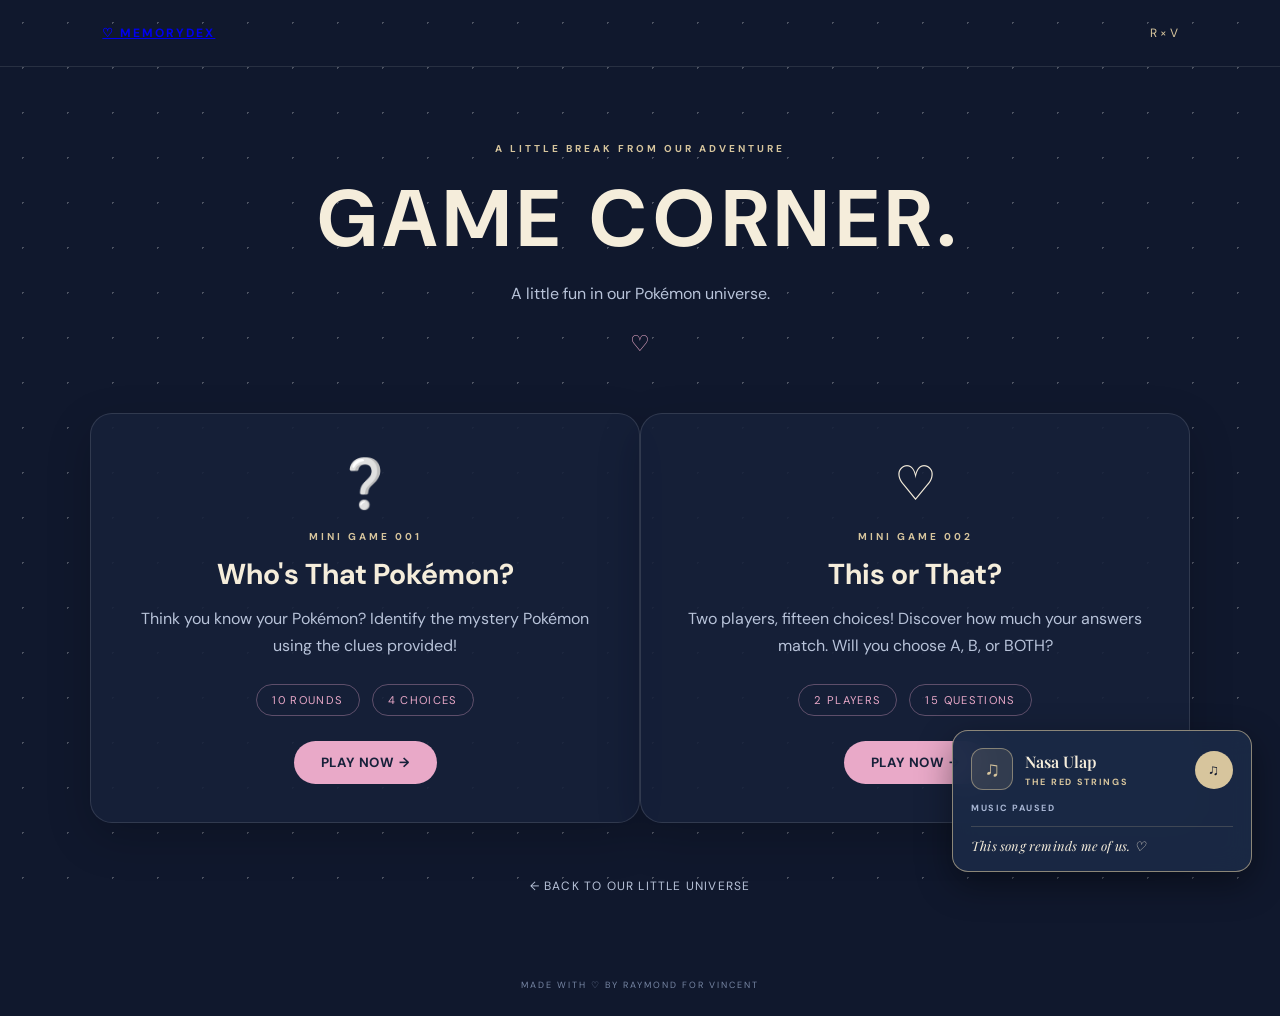
<file: game-corner.html>
<!DOCTYPE html>
<html lang="en">
<head>
  <meta charset="UTF-8">
  <meta name="viewport" content="width=device-width, initial-scale=1.0">
  <meta name="theme-color" content="#10182D">

  <title>Game Corner | Our Little Universe</title>

  <link rel="stylesheet" href="style.css">
  <link rel="stylesheet" href="game-corner.css">
</head>

<body>

  <div class="stars"></div>

  <header class="topbar">
    <a href="index.html" class="logo">♡ MEMORYDEX</a>
    <div class="top-label">R × V</div>
  </header>

  <main class="game-page">

    <section class="game-heading">
      <p class="eyebrow">A LITTLE BREAK FROM OUR ADVENTURE</p>
      <h1>GAME CORNER.</h1>
      <p class="game-subtitle">
        A little fun in our Pokémon universe.
      </p>
      <div class="game-divider">♡</div>
    </section>

    <!-- GAME SELECTION MENU -->
    <section class="game-menu">

      <!-- GAME 001 -->
      <div class="game-menu-card">
        <span class="game-icon">❔</span>
        <p class="eyebrow">MINI GAME 001</p>
        <h2>Who's That Pokémon?</h2>

        <p>
          Think you know your Pokémon?
          Identify the mystery Pokémon using the clues provided!
        </p>

        <div class="game-info">
          <span>10 ROUNDS</span>
          <span>4 CHOICES</span>
        </div>

        <button id="start-game" class="game-button">
          PLAY NOW →
        </button>
      </div>

      <!-- GAME 002 -->
      <div class="game-menu-card">
        <span class="game-icon">♡</span>
        <p class="eyebrow">MINI GAME 002</p>
        <h2>This or That?</h2>

        <p>
          Two players, fifteen choices!
          Discover how much your answers match.
          Will you choose A, B, or BOTH?
        </p>

        <div class="game-info">
          <span>2 PLAYERS</span>
          <span>15 QUESTIONS</span>
        </div>

        <button
          class="game-button"
          onclick="window.location.href='this-or-that.html'"
        >
          PLAY NOW →
        </button>
      </div>

    </section>

    <!-- WHO'S THAT POKÉMON QUIZ -->
    <section id="quiz-section" class="quiz-section hidden">

      <div class="quiz-top">
        <span id="question-number">QUESTION 1 / 10</span>
        <span id="score-display">SCORE: 0</span>
      </div>

      <div class="quiz-progress">
        <div id="progress-fill"></div>
      </div>

      <div class="quiz-card">
        <p class="eyebrow">WHO'S THAT POKÉMON?</p>

        <div class="mystery-stage">
          <div id="pokemon-silhouette" class="pokemon-silhouette">
            ?
          </div>
        </div>

        <p id="quiz-instruction">
          Can you identify the mystery Pokémon?
        </p>

        <div id="answer-options" class="answer-options"></div>

        <p id="answer-feedback" aria-live="polite"></p>

        <button id="next-question" class="game-button hidden">
          NEXT QUESTION →
        </button>
      </div>

    </section>

    <!-- QUIZ RESULTS -->
    <section id="result-section" class="result-section hidden">

      <div class="result-card">
        <p class="eyebrow">QUIZ COMPLETE</p>
        <div class="result-icon">🏆</div>
        <h2>Well Played!</h2>
        <p>Your final score:</p>

        <div id="final-score" class="final-score">
          0 / 10
        </div>

        <p id="result-message"></p>

        <button id="play-again" class="game-button">
          PLAY AGAIN ↻
        </button>
      </div>

    </section>

    <a href="index.html" class="return-link">
      ← BACK TO OUR LITTLE UNIVERSE
    </a>

  </main>

  <footer class="site-footer">
    MADE WITH ♡ BY RAYMOND FOR VINCENT
  </footer>

  <!-- BACKGROUND MUSIC -->
  <audio
    id="memorydex-audio"
    src="memorydex-music.mp3"
    loop
    preload="auto"
  ></audio>

  <!-- MUSIC PLAYER -->
  <div id="music-player" class="music-player hidden">
    <div class="music-player-info">
      <span class="music-icon">♫</span>

      <div class="music-details">
        <p class="music-title">Nasa Ulap</p>
        <p class="music-artist">THE RED STRINGS</p>
      </div>
    </div>

    <button
      id="music-toggle"
      type="button"
      aria-label="Play background music"
      title="Play or pause music"
    >
      ♫
    </button>

    <span id="music-status">MUSIC PAUSED</span>

    <p class="music-message">
      This song reminds me of us. ♡
    </p>
  </div>

  <script src="game-corner.js"></script>

  <!-- MUSIC PLAYBACK MEMORY -->
  <script>
    const music = document.getElementById("memorydex-audio");
    const musicPlayer = document.getElementById("music-player");
    const musicToggle = document.getElementById("music-toggle");
    const musicStatus = document.getElementById("music-status");

    const MUSIC_TIME_KEY = "memorydexMusicTime";
    const MUSIC_PLAYING_KEY = "memorydexMusicPlaying";

    function updateMusicButton() {
      if (music.paused) {
        musicToggle.textContent = "♫";
        musicToggle.setAttribute("aria-label", "Play background music");
        musicStatus.textContent = "MUSIC PAUSED";
      } else {
        musicToggle.textContent = "Ⅱ";
        musicToggle.setAttribute("aria-label", "Pause background music");
        musicStatus.textContent = "NOW PLAYING";
      }
    }

    music.addEventListener("loadedmetadata", async function () {
      const savedTime = Number(sessionStorage.getItem(MUSIC_TIME_KEY) || 0);

      if (
        Number.isFinite(savedTime) &&
        savedTime >= 0 &&
        savedTime < music.duration
      ) {
        music.currentTime = savedTime;
      }

      musicPlayer.classList.remove("hidden");

      if (sessionStorage.getItem(MUSIC_PLAYING_KEY) === "true") {
        try {
          await music.play();
        } catch (error) {
          musicStatus.textContent = "TAP TO CONTINUE";
        }
      }

      updateMusicButton();
    });

    music.addEventListener("timeupdate", function () {
      sessionStorage.setItem(MUSIC_TIME_KEY, String(music.currentTime));
    });

    music.addEventListener("play", function () {
      sessionStorage.setItem(MUSIC_PLAYING_KEY, "true");
      updateMusicButton();
    });

    music.addEventListener("pause", function () {
      sessionStorage.setItem(MUSIC_PLAYING_KEY, "false");
      updateMusicButton();
    });

    musicToggle.addEventListener("click", async function () {
      if (music.paused) {
        try {
          await music.play();
        } catch (error) {
          musicStatus.textContent = "TAP TO PLAY";
        }
      } else {
        music.pause();
      }
    });

    window.addEventListener("pagehide", function () {
      sessionStorage.setItem(MUSIC_TIME_KEY, String(music.currentTime));
      sessionStorage.setItem(
        MUSIC_PLAYING_KEY,
        String(!music.paused)
      );
    });
  </script>

</body>
</html>
</file>
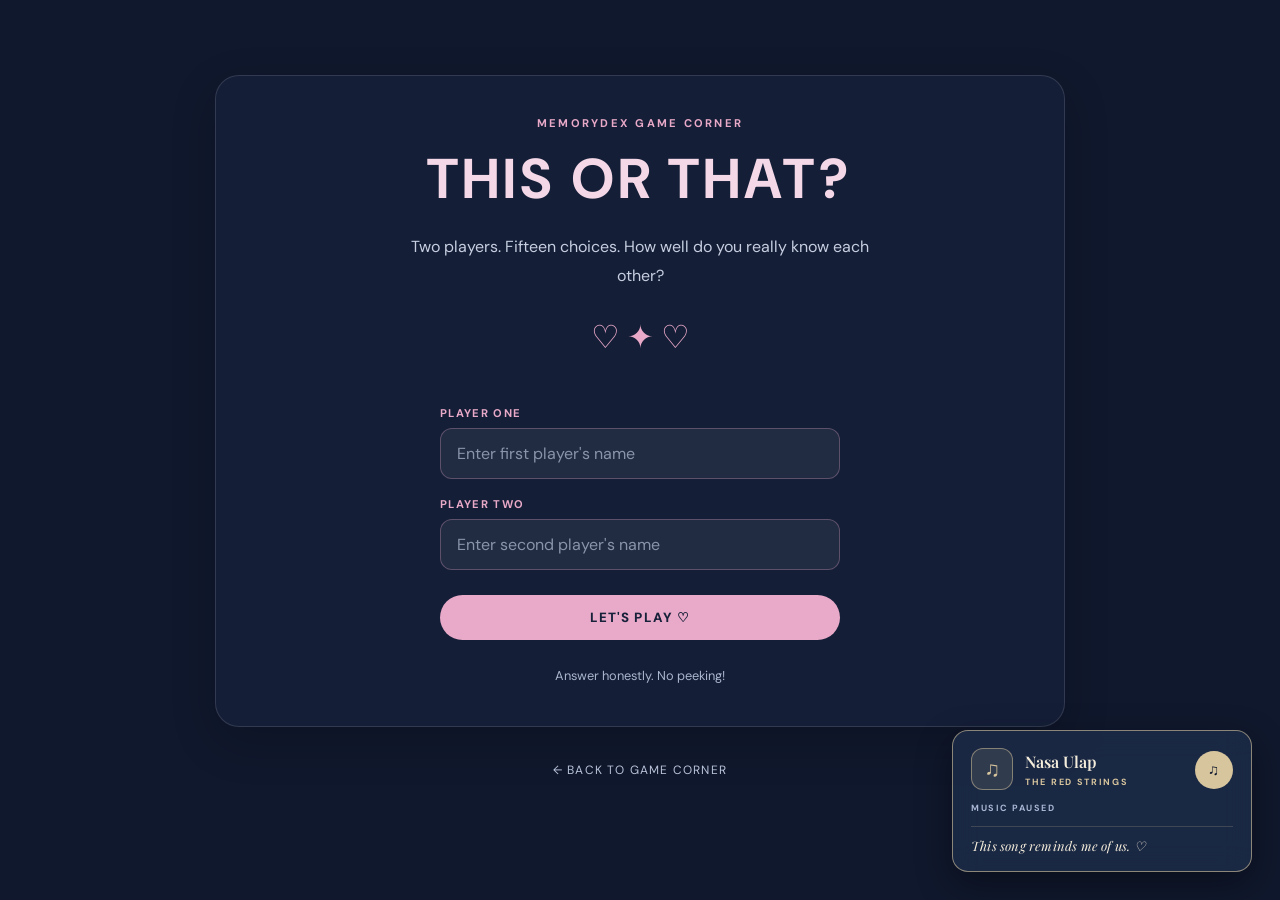
<file: this-or-that.html>
<!DOCTYPE html>
<html lang="en">
<head>
  <meta charset="UTF-8">
  <meta name="viewport" content="width=device-width, initial-scale=1.0">
  <meta name="theme-color" content="#10182D">

  <title>This or That? | Memorydex</title>

  <link rel="stylesheet" href="style.css">
  <link rel="stylesheet" href="this-or-that.css">
</head>

<body>

  <main class="game-page">

    <!-- GAME INTRO -->
    <section id="intro-screen" class="game-screen">

      <p class="eyebrow">MEMORYDEX GAME CORNER</p>

      <h1>THIS OR THAT?</h1>

      <p class="game-description">
        Two players. Fifteen choices.
        How well do you really know each other?
      </p>

      <div class="game-decoration">♡ ✦ ♡</div>

      <div class="player-form">

        <label for="player-one">PLAYER ONE</label>
        <input
          type="text"
          id="player-one"
          placeholder="Enter first player's name"
          maxlength="20"
        >

        <label for="player-two">PLAYER TWO</label>
        <input
          type="text"
          id="player-two"
          placeholder="Enter second player's name"
          maxlength="20"
        >

        <button id="start-game" class="game-button">
          LET'S PLAY ♡
        </button>

      </div>

      <p class="game-note">
        Answer honestly. No peeking!
      </p>

    </section>


    <!-- QUESTION SCREEN -->
    <section id="question-screen" class="game-screen hidden">

      <div class="question-header">

        <p id="current-player">PLAYER ONE'S TURN</p>

        <p id="question-counter">QUESTION 1 OF 15</p>

      </div>

      <div class="question-progress">
        <div id="question-progress-fill"></div>
      </div>

      <div class="question-card">

        <p class="question-category" id="question-category">
          CATEGORY
        </p>

        <h2 id="question-text">
          Your question goes here
        </h2>

        <div class="choice-container">

          <button class="choice-button" id="choice-a">
            OPTION A
          </button>

          <div class="choice-divider">OR</div>

          <button class="choice-button" id="choice-b">
            OPTION B
          </button>

          <div class="choice-divider">OR</div>

          <button class="choice-button" id="choice-both">
            BOTH! ♡
          </button>

        </div>

      </div>

      <p class="game-note">
        Choose only one!
      </p>

    </section>


    <!-- PASS THE PHONE SCREEN -->
    <section id="pass-screen" class="game-screen hidden">

      <div class="pass-decoration">📱 ♡</div>

      <p class="eyebrow">SWITCH PLAYERS</p>

      <h2>Pass the phone!</h2>

      <p id="pass-message">
        Give the device to Player Two.
      </p>

      <p class="game-note">
        Make sure the next player cannot see the previous answers.
      </p>

      <button id="continue-game" class="game-button">
        I'M READY ♡
      </button>

    </section>


    <!-- RESULTS SCREEN -->
    <section id="result-screen" class="game-screen hidden">

      <p class="eyebrow">YOUR RESULTS</p>

      <h1>HOW WELL DO WE MATCH?</h1>

      <div id="match-score">0%</div>

      <p id="match-message"></p>

      <div id="answer-comparison"></div>

      <button id="play-again" class="game-button">
        PLAY AGAIN ♡
      </button>

    </section>


    <!-- RETURN TO GAME CORNER -->
    <a href="game-corner.html" class="return-link">
      ← BACK TO GAME CORNER
    </a>

  </main>

  <!-- BACKGROUND MUSIC -->
  <audio
    id="memorydex-audio"
    src="memorydex-music.mp3"
    loop
    preload="auto"
  ></audio>

  <!-- MUSIC PLAYER -->
  <div id="music-player" class="music-player hidden">

    <div class="music-player-info">
      <span class="music-icon">♫</span>

      <div class="music-details">
        <p class="music-title">Nasa Ulap</p>
        <p class="music-artist">THE RED STRINGS</p>
      </div>
    </div>

    <button
      id="music-toggle"
      type="button"
      aria-label="Play background music"
      title="Play or pause music"
    >
      ♫
    </button>

    <span id="music-status">MUSIC PAUSED</span>

    <p class="music-message">
      This song reminds me of us. ♡
    </p>

  </div>

  <script src="this-or-that.js"></script>

  <!-- MUSIC PLAYBACK MEMORY -->
  <script>
    const music = document.getElementById("memorydex-audio");
    const musicPlayer = document.getElementById("music-player");
    const musicToggle = document.getElementById("music-toggle");
    const musicStatus = document.getElementById("music-status");

    const MUSIC_TIME_KEY = "memorydexMusicTime";
    const MUSIC_PLAYING_KEY = "memorydexMusicPlaying";

    function updateMusicButton() {
      if (music.paused) {
        musicToggle.textContent = "♫";
        musicToggle.setAttribute("aria-label", "Play background music");
        musicStatus.textContent = "MUSIC PAUSED";
      } else {
        musicToggle.textContent = "Ⅱ";
        musicToggle.setAttribute("aria-label", "Pause background music");
        musicStatus.textContent = "NOW PLAYING";
      }
    }

    music.addEventListener("loadedmetadata", async function () {
      const savedTime = Number(sessionStorage.getItem(MUSIC_TIME_KEY) || 0);

      if (
        Number.isFinite(savedTime) &&
        savedTime >= 0 &&
        savedTime < music.duration
      ) {
        music.currentTime = savedTime;
      }

      musicPlayer.classList.remove("hidden");

      if (sessionStorage.getItem(MUSIC_PLAYING_KEY) === "true") {
        try {
          await music.play();
        } catch (error) {
          musicStatus.textContent = "TAP TO CONTINUE";
        }
      }

      updateMusicButton();
    });

    music.addEventListener("timeupdate", function () {
      sessionStorage.setItem(MUSIC_TIME_KEY, String(music.currentTime));
    });

    music.addEventListener("play", function () {
      sessionStorage.setItem(MUSIC_PLAYING_KEY, "true");
      updateMusicButton();
    });

    music.addEventListener("pause", function () {
      sessionStorage.setItem(MUSIC_PLAYING_KEY, "false");
      updateMusicButton();
    });

    musicToggle.addEventListener("click", async function () {
      if (music.paused) {
        try {
          await music.play();
        } catch (error) {
          musicStatus.textContent = "TAP TO PLAY";
        }
      } else {
        music.pause();
      }
    });

    window.addEventListener("pagehide", function () {
      sessionStorage.setItem(MUSIC_TIME_KEY, String(music.currentTime));
      sessionStorage.setItem(
        MUSIC_PLAYING_KEY,
        String(!music.paused)
      );
    });
  </script>

</body>
</html>
</file>
<file: style.css>
@import url('https://fonts.googleapis.com/css2?family=DM+Sans:wght@400;500;600;700&family=Playfair+Display:wght@500;600;700&display=swap');

:root {
  --navy: #10182d;
  --navy-light: #1b2945;
  --cream: #f5eddb;
  --gold: #d7c59d;
  --muted: #a9b7d4;
}

* {
  margin: 0;
  padding: 0;
  box-sizing: border-box;
}

html {
  scroll-behavior: smooth;
}

body {
  background: var(--navy);
  color: var(--cream);
  font-family: 'DM Sans', sans-serif;
  min-height: 100vh;
}

.stars {
  position: fixed;
  inset: 0;
  z-index: 0;
  pointer-events: none;
  opacity: .25;
  background-image: radial-gradient(white 1px, transparent 1px);
  background-size: 45px 45px;
}

main, .password-screen {
  position: relative;
  z-index: 1;
}

.hidden {
  display: none !important;
}

/* PASSWORD SCREEN */

.password-screen {
  min-height: 100vh;
  display: flex;
  align-items: center;
  justify-content: center;
  padding: 24px;
}

.password-card {
  width: 100%;
  max-width: 440px;
  padding: 45px 30px;
  text-align: center;
  background: rgba(27, 41, 69, .94);
  border: 1px solid rgba(215, 197, 157, .4);
  border-radius: 18px;
  box-shadow: 0 20px 70px rgba(0,0,0,.25);
}

.eyebrow {
  color: var(--gold);
  font-size: 10px;
  letter-spacing: 3px;
  font-weight: 700;
}

.pokemon-icons {
  margin: 28px 0;
  display: flex;
  justify-content: center;
  align-items: center;
  gap: 20px;
  font-size: 30px;
}

.password-card h1,
.hero h1 {
  font-family: 'Playfair Display', serif;
  font-size: clamp(30px, 7vw, 42px);
  font-weight: 600;
}

.password-card h2 {
  font-size: 16px;
  color: var(--gold);
  margin-top: 12px;
}

.password-card h2 span {
  padding: 0 8px;
}

.description {
  color: var(--muted);
  font-size: 13px;
  line-height: 1.9;
  margin-top: 25px;
}

.divider {
  width: 55px;
  height: 1px;
  background: var(--gold);
  margin: 27px auto;
}

.hint {
  color: var(--muted);
  font-size: 11px;
  margin-bottom: 15px;
}

#password-form {
  display: flex;
  flex-direction: column;
  gap: 12px;
}

#password-input {
  padding: 15px;
  background: var(--navy);
  border: 1px solid #52617d;
  border-radius: 8px;
  color: white;
  text-align: center;
  font-size: 13px;
  outline: none;
}

#password-input:focus {
  border-color: var(--gold);
}

button {
  border: none;
  cursor: pointer;
  font-family: inherit;
  font-weight: 700;
  letter-spacing: 1px;
}

#password-form button,
.explore-button {
  padding: 16px;
  background: var(--gold);
  color: var(--navy);
  border-radius: 8px;
  transition: .3s;
}

#password-form button:hover,
.explore-button:hover {
  transform: translateY(-3px);
  background: #ead8b0;
}

/* SPACE BETWEEN HOMEPAGE BUTTONS */

.explore-button + .explore-button {
  margin-top: 12px;
}

#error-message {
  color: #f0a5a5;
  font-size: 12px;
  margin-top: 12px;
  min-height: 16px;
}

.footer {
  font-size: 9px;
  letter-spacing: 2px;
  color: #7786a4;
  margin-top: 28px;
}

/* TOP BAR */

.topbar {
  display: flex;
  justify-content: space-between;
  padding: 25px 8%;
  border-bottom: 1px solid rgba(255,255,255,.1);
}

.logo {
  font-weight: 700;
  letter-spacing: 2px;
  font-size: 12px;
}

.top-label {
  color: var(--gold);
  font-size: 12px;
}

/* HERO */

.hero {
  min-height: 85vh;
  display: flex;
  flex-direction: column;
  justify-content: center;
  align-items: center;
  text-align: center;
  padding: 65px 20px;
}

.hero h1 {
  margin-top: 18px;
}

.hero-subtitle {
  color: var(--gold);
  margin-top: 12px;
  letter-spacing: 2px;
}

.trainer-pair {
  display: flex;
  align-items: center;
  gap: 20px;
  margin: 45px 0;
}

.trainer-card {
  width: 155px;
  padding: 20px 12px;
  background: var(--navy-light);
  border: 1px solid rgba(215,197,157,.3);
  border-radius: 14px;
}

.pokemon-art {
  font-size: 55px;
  margin-bottom: 15px;
}

.trainer-card h3 {
  font-size: 13px;
}

.trainer-card p {
  color: var(--muted);
  font-size: 11px;
  margin-top: 6px;
}

.heart {
  color: #e8a6b0;
  font-size: 25px;
}

.stats {
  display: flex;
  gap: 35px;
  margin: 15px 0 30px;
}

.stats div {
  display: flex;
  flex-direction: column;
  gap: 7px;
}

.stats strong {
  font-family: 'Playfair Display', serif;
  color: var(--gold);
  font-size: 24px;
}

.stats span {
  color: var(--muted);
  font-size: 8px;
  letter-spacing: 1px;
}

.intro-quote {
  color: var(--muted);
  font-family: 'Playfair Display', serif;
  font-style: italic;
  margin-bottom: 30px;
  font-size: 14px;
}

.explore-button {
  padding: 17px 28px;
}

.site-footer {
  text-align: center;
  padding: 25px;
  color: #7786a4;
  font-size: 9px;
  letter-spacing: 2px;
}

/* MEMORYDEX COLLECTION */

.memorydex-timeline {
  max-width: 1150px;
  margin: 0 auto;
  padding: 65px 24px;
  animation: memoryFadeIn .7s ease;
}

.collection-heading {
  text-align: center;
  margin-bottom: 45px;
}

.collection-heading h2 {
  font-family: 'Playfair Display', serif;
  font-size: clamp(2.2rem, 5vw, 3.5rem);
  margin: 10px 0;
  color: #f5e8c9;
}

.collection-heading > p:last-child {
  color: #c5c9d6;
}

.memory-feature {
  max-width: 650px;
  margin: 0 auto 55px;
  padding: 38px 25px;
  text-align: center;
  border: 1px solid rgba(226, 190, 120, .55);
  border-radius: 22px;
  background: linear-gradient(145deg, #263653, #151f38);
  box-shadow: 0 15px 45px rgba(0, 0, 0, .25);
}

.feature-pokemon {
  font-size: 5rem;
  margin: 18px 0;
}

.feature-date {
  color: #e7c98e;
  font-size: .8rem;
  letter-spacing: 2px;
}

.memory-feature h2 {
  color: #f5e8c9;
  font-family: 'Playfair Display', serif;
  font-size: 2rem;
  margin: 12px 0;
}

.memory-feature > p:not(.eyebrow):not(.feature-date) {
  color: #d0d5e1;
  line-height: 1.8;
}

.feature-location {
  display: inline-block;
  margin-top: 15px;
  color: #e7c98e;
  font-size: .85rem;
}

.memory-grid {
  display: grid;
  grid-template-columns: repeat(3, minmax(0, 1fr));
  gap: 22px;
}

.memory-card {
  position: relative;
  overflow: hidden;
  padding: 22px;
  border: 1px solid rgba(255,255,255,.13);
  border-radius: 18px;
  background: linear-gradient(145deg, #263653, #172239);
  color: #f5e8c9;
  transition: transform .25s ease, border-color .25s ease;
  cursor: pointer;
}

.memory-card:hover {
  transform: translateY(-6px);
  border-color: #d9bd83;
}

.memory-card:focus-visible {
  outline: 2px solid #e7c98e;
  outline-offset: 4px;
}

.memory-card-top,
.memory-card-bottom {
  display: flex;
  align-items: center;
  justify-content: space-between;
}

.memory-number,
.memory-card-bottom {
  color: #c3c9d7;
  font-size: .68rem;
  letter-spacing: 1px;
}

.memory-symbol {
  color: #e6c58a;
}

.memory-art {
  display: grid;
  place-items: center;
  min-height: 145px;
  margin: 12px 0;
  border-radius: 13px;
  background: rgba(255,255,255,.055);
  font-size: 5rem;
}

.memory-date {
  color: #e6c58a;
  font-size: .72rem;
  letter-spacing: 1px;
}

.memory-card h3 {
  margin: 8px 0;
  font-size: 1.2rem;
}

.pokemon-name {
  color: #b9c8e7;
  font-size: .9rem;
  font-weight: bold;
}

.memory-location {
  margin-top: 15px;
  color: #d9c69e;
  font-size: .78rem;
}

.memory-story {
  min-height: 90px;
  color: #c5ccda;
  font-size: .85rem;
  line-height: 1.7;
}

.memory-card-bottom {
  margin-top: 20px;
  padding-top: 13px;
  border-top: 1px solid rgba(255,255,255,.12);
}

.card-click-hint {
  margin-top: 12px;
  color: #e7c98e;
  font-size: .65rem;
  letter-spacing: 1px;
}

.memory-card.special {
  border-color: #e4c47e;
  background: linear-gradient(145deg, #39415b, #222a43);
}

.memory-card.special .memory-art {
  background: rgba(231,201,142,.12);
}

.memory-card.fire {
  border-top: 3px solid #c98270;
}

.memory-card.water {
  border-top: 3px solid #78a9d2;
}

.memory-card.psychic {
  border-top: 3px solid #b79bd4;
}

.memory-card.steel {
  border-top: 3px solid #c5cbd7;
}

/* COLLECTION ENDING */

.collection-ending {
  margin: 75px auto 35px;
  text-align: center;
  max-width: 600px;
}

.ending-heart {
  color: #e7c98e;
  font-size: 3rem;
}

.collection-ending h2 {
  color: #f5e8c9;
  font-size: 2rem;
}

.collection-ending p {
  color: #c5c9d6;
  line-height: 1.8;
}

.locked-slots {
  display: flex;
  justify-content: center;
  gap: 13px;
  margin: 28px 0 12px;
}

.locked-slots span {
  display: grid;
  place-items: center;
  width: 65px;
  height: 75px;
  border: 1px dashed #8290a9;
  border-radius: 12px;
  color: #9ca9c0;
  background: rgba(255,255,255,.04);
}

.collection-ending .locked-caption {
  font-size: .75rem;
  letter-spacing: 1px;
}

.collection-ending h3 {
  color: #e7c98e;
  margin-top: 35px;
}

.back-button {
  display: block;
  margin: 45px auto 10px;
  padding: 14px 23px;
  border: 1px solid #d9bd83;
  border-radius: 30px;
  background: transparent;
  color: #f5e8c9;
  cursor: pointer;
  letter-spacing: 1px;
  font-size: .75rem;
  transition: background .2s ease;
}

.back-button:hover {
  background: rgba(217,189,131,.13);
}

/* MEMORY MODAL */

.memory-modal {
  position: fixed;
  inset: 0;
  z-index: 99999;
  display: flex;
  align-items: center;
  justify-content: center;
  padding: 20px;
  overflow-y: auto;
  background: rgba(5,9,20,.90);
  backdrop-filter: blur(12px);
  animation: memoryFadeIn .3s ease;
}

.memory-modal.hidden {
  display: none !important;
}

.memory-modal-content {
  position: relative;
  width: 100%;
  max-width: 650px;
  max-height: 90vh;
  overflow-y: auto;
  margin: auto;
  padding: 35px;
  border: 1px solid #d9bd83;
  border-radius: 22px;
  background: linear-gradient(145deg, #263653, #111b30);
  color: #f5e8c9;
  text-align: center;
  box-shadow: 0 25px 80px rgba(0,0,0,.6);
  animation: modalZoom .3s ease;
}

.modal-close {
  position: absolute;
  top: 15px;
  right: 17px;
  width: 38px;
  height: 38px;
  border: 1px solid rgba(255,255,255,.2);
  border-radius: 50%;
  background: #34425d;
  color: #fff;
  font-size: 18px;
  cursor: pointer;
  z-index: 2;
}

/* PHOTO GALLERY */

.modal-gallery {
  width: 100%;
  margin: 20px auto;
}

.modal-photo-container {
  width: 100%;
  height: 360px;
  display: flex;
  align-items: center;
  justify-content: center;
  overflow: hidden;
  border: 1px solid rgba(231,201,142,.25);
  border-radius: 15px;
  background: #202d46;
}

#modal-photo {
  display: block;
  width: 100%;
  height: 100%;
  object-fit: contain;
}

#modal-photo.hidden {
  display: none !important;
}

#modal-photo-placeholder {
  min-height: 260px;
  display: flex;
  flex-direction: column;
  align-items: center;
  justify-content: center;
  color: #d0d5e1;
}

#modal-photo-placeholder span {
  font-size: 4rem;
  color: #e7c98e;
}

#modal-photo-placeholder p {
  font-size: .85rem;
}

.gallery-controls {
  display: flex;
  justify-content: center;
  align-items: center;
  gap: 24px;
  margin-top: 16px;
}

.gallery-arrow {
  width: 40px;
  height: 40px;
  border: 1px solid rgba(231,201,142,.4);
  border-radius: 50%;
  background: #34425d;
  color: #f5e8c9;
  font-size: 28px;
  line-height: 1;
  transition: .2s ease;
}

.gallery-arrow:hover:not(:disabled) {
  background: #52617d;
  transform: scale(1.08);
}

.gallery-arrow:disabled {
  opacity: .3;
  cursor: not-allowed;
}

#photo-counter {
  color: #e7c98e;
  font-size: .8rem;
  letter-spacing: 2px;
  min-width: 55px;
}

#modal-title {
  color: #f5e8c9;
  font-family: 'Playfair Display', serif;
  font-size: 2rem;
  margin: 15px 0;
}

#modal-pokemon {
  color: #e7c98e;
  font-size: 1rem;
}

#modal-location {
  margin-top: 20px;
  color: #d9c69e;
  font-size: .85rem;
}

#modal-story {
  color: #d0d5e1;
  line-height: 1.9;
  margin: 20px 0;
  font-size: .95rem;
}

.modal-footer {
  padding-top: 18px;
  border-top: 1px solid rgba(255,255,255,.12);
  color: #e7c98e;
  letter-spacing: 2px;
  font-size: .75rem;
}

body.modal-open {
  overflow: hidden;
}

/* ANIMATIONS */

@keyframes memoryFadeIn {
  from {
    opacity: 0;
    transform: translateY(15px);
  }
  to {
    opacity: 1;
    transform: translateY(0);
  }
}

@keyframes modalZoom {
  from {
    opacity: 0;
    transform: scale(.92);
  }
  to {
    opacity: 1;
    transform: scale(1);
  }
}

/* RESPONSIVE */

@media (max-width: 850px) {
  .memory-grid {
    grid-template-columns: repeat(2, minmax(0, 1fr));
  }
}

@media (max-width: 550px) {
  .memory-grid {
    grid-template-columns: 1fr;
  }

  .memorydex-timeline {
    padding: 45px 16px;
  }

  .memory-feature {
    padding: 30px 18px;
  }

  .memory-card {
    padding: 20px;
  }

  .memory-modal {
    padding: 10px;
  }

  .memory-modal-content {
    padding: 28px 18px;
  }

  .modal-photo-container {
    height: 260px;
  }

  #modal-title {
    font-size: 1.5rem;
  }

  .trainer-pair {
    gap: 8px;
  }

  .trainer-card {
    width: 135px;
  }

  .stats {
    gap: 20px;
  }
}


/* ==========================================
   MEMORYDEX — FLIP CARD SYSTEM
========================================== */

.memory-grid {
  grid-template-columns: repeat(3, minmax(0, 1fr));
  gap: 28px;
  align-items: start;
}

/* CARD CONTAINER */

.memory-card {
  position: relative;
  width: 100%;
  height: 410px;
  padding: 0;
  overflow: visible;
  border: none;
  border-radius: 16px;
  background: transparent;
  perspective: 1200px;
  -webkit-perspective: 1200px;
  cursor: pointer;
  transform: none;
  transition: transform .25s ease;
}

/* INNER FLIPPING ELEMENT */

.memory-card-inner {
  position: relative;
  width: 100%;
  height: 100%;
  border-radius: 16px;
  transform-style: preserve-3d;
  -webkit-transform-style: preserve-3d;
  transition: transform .8s cubic-bezier(.2,.75,.25,1);
}

/* FLIPPED STATE */

.memory-card.flipped .memory-card-inner {
  transform: rotateY(180deg);
  -webkit-transform: rotateY(180deg);
}

/* FRONT AND BACK */

.memory-card-front,
.memory-card-back {
  position: absolute;
  inset: 0;
  width: 100%;
  height: 100%;
  overflow: hidden;
  border-radius: 16px;
  backface-visibility: hidden;
  -webkit-backface-visibility: hidden;
}

/* CARD BACK */

.memory-card-back {
  display: flex;
  align-items: flex-end;
  justify-content: center;
  padding: 22px;
  background-image:
    linear-gradient(to top, rgba(10,15,30,.65), transparent 40%),
    url("memorydex-card-back.jpg");
  background-size: cover;
  background-position: center;
  border: 1px solid rgba(215,197,157,.65);
  box-shadow: 0 12px 30px rgba(0,0,0,.3);
}

.memory-card-back::after {
  content: "TAP TO DISCOVER";
  color: #f5e8c9;
  font-size: 10px;
  letter-spacing: 3px;
  text-shadow: 0 2px 8px #000;
}

/* CARD NUMBER */

.memory-card-back .memory-number {
  position: absolute;
  top: 18px;
  left: 18px;
  padding: 7px 11px;
  border: 1px solid rgba(215,197,157,.65);
  border-radius: 20px;
  background: rgba(16,24,45,.8);
  color: #f5e8c9;
  font-size: 10px;
  letter-spacing: 2px;
}

/* CARD FRONT */

.memory-card-front {
  display: flex;
  flex-direction: column;
  padding: 21px;
  text-align: center;
  background: linear-gradient(145deg, #263653, #111b30);
  border: 1px solid rgba(215,197,157,.75);
  box-shadow: 0 12px 35px rgba(0,0,0,.35);
  transform: rotateY(180deg);
  -webkit-transform: rotateY(180deg);
}

.memory-card-front .memory-number {
  color: #e7c98e;
  font-size: 10px;
  letter-spacing: 2px;
}

.memory-card-front .memory-art {
  display: grid;
  place-items: center;
  min-height: 95px;
  margin: 12px 0;
  background: rgba(255,255,255,.045);
  border: 1px solid rgba(215,197,157,.15);
  border-radius: 12px;
  font-size: 3.5rem;
}

.memory-card-front .memory-date {
  color: #e6c58a;
  font-size: 10px;
  letter-spacing: 1px;
}

.memory-card-front h3 {
  color: #f5e8c9;
  font-family: 'Playfair Display', serif;
  font-size: 1.2rem;
  margin: 9px 0 5px;
}

.memory-card-front .pokemon-name {
  color: #b9c8e7;
  font-size: .85rem;
}

.memory-card-front .memory-location {
  margin-top: 10px;
  color: #d9c69e;
  font-size: .72rem;
}

.memory-card-front .memory-story {
  flex: 1;
  min-height: 0;
  overflow: hidden;
  margin-top: 10px;
  color: #c5ccda;
  font-size: .75rem;
  line-height: 1.55;
}

.memory-card-front .memory-card-bottom {
  margin-top: 10px;
  padding-top: 10px;
  border-top: 1px solid rgba(255,255,255,.12);
  font-size: .58rem;
}

.memory-card-front .card-click-hint {
  color: #e7c98e;
  font-size: 9px;
  letter-spacing: 1px;
  margin-top: 9px;
}

/* HOVER */

@media (hover: hover) {
  .memory-card:hover {
    transform: translateY(-6px);
  }

  .memory-card:not(.flipped):hover .memory-card-back {
    border-color: #e7c98e;
  }

  .memory-card.flipped:hover .memory-card-front {
    border-color: #e7c98e;
  }
}

/* KEYBOARD FOCUS */

.memory-card:focus-visible {
  outline: 2px solid #e7c98e;
  outline-offset: 5px;
}

/* TABLET */

@media (max-width: 850px) {
  .memory-grid {
    grid-template-columns: repeat(2, minmax(0, 1fr));
  }

  .memory-card {
    height: 390px;
  }
}

/* MOBILE */

@media (max-width: 550px) {
  .memory-grid {
    grid-template-columns: repeat(2, minmax(0, 1fr));
    gap: 12px;
  }

  .memory-card {
    height: 320px;
  }

  .memory-card-front {
    padding: 12px;
  }

  .memory-card-front .memory-art {
    min-height: 65px;
    font-size: 2.5rem;
    margin: 8px 0;
  }

  .memory-card-front h3 {
    font-size: .95rem;
  }

  .memory-card-front .memory-story {
    font-size: .68rem;
  }

  .memory-card-back {
    padding: 12px;
  }

  .memory-card-back .memory-number {
    top: 10px;
    left: 10px;
    font-size: 8px;
  }
}

/* REDUCED MOTION */

@media (prefers-reduced-motion: reduce) {
  .memory-card,
  .memory-card-inner {
    transition: none;
  }
}


/* ==========================================
   MEMORYDEX — FLOATING MUSIC PLAYER
========================================== */

.music-player {
  position: fixed;
  right: 28px;
  bottom: 28px;
  z-index: 9999;
  width: 300px;
  padding: 17px 18px;
  display: flex;
  flex-direction: column;
  gap: 12px;
  background: rgba(27, 41, 69, .96);
  border: 1px solid rgba(215, 197, 157, .6);
  border-radius: 16px;
  box-shadow: 0 12px 35px rgba(0, 0, 0, .4);
  backdrop-filter: blur(14px);
  -webkit-backdrop-filter: blur(14px);
  animation: musicPlayerIn .5s ease;
}

/* SONG INFORMATION */

.music-player-info {
  display: flex;
  align-items: center;
  gap: 12px;
  padding-right: 45px;
}

.music-icon {
  width: 42px;
  height: 42px;
  flex-shrink: 0;
  display: grid;
  place-items: center;
  border: 1px solid rgba(215, 197, 157, .5);
  border-radius: 12px;
  background: rgba(215, 197, 157, .13);
  color: var(--gold);
  font-size: 21px;
}

.music-details {
  min-width: 0;
}

.music-title {
  color: var(--cream);
  font-family: 'Playfair Display', serif;
  font-size: 16px;
  font-weight: 600;
}

.music-artist {
  margin-top: 4px;
  color: var(--gold);
  font-size: 9px;
  font-weight: 700;
  letter-spacing: 1.7px;
}

/* PLAY BUTTON */

#music-toggle {
  position: absolute;
  top: 20px;
  right: 18px;
  width: 38px;
  height: 38px;
  display: flex;
  align-items: center;
  justify-content: center;
  border: 1px solid rgba(215, 197, 157, .5);
  border-radius: 50%;
  background: var(--gold);
  color: var(--navy);
  font-size: 15px;
  transition: all .25s ease;
}

#music-toggle:hover {
  background: #ead8b0;
  transform: scale(1.08);
}

/* PLAYBACK STATUS */

#music-status {
  display: block;
  color: var(--muted);
  font-size: 9px;
  font-weight: 700;
  letter-spacing: 1.5px;
}

/* PERSONAL MESSAGE */

.music-message {
  padding-top: 10px;
  border-top: 1px solid rgba(215, 197, 157, .2);
  color: var(--cream);
  font-family: 'Playfair Display', serif;
  font-size: 13px;
  font-style: italic;
  letter-spacing: .2px;
}

/* PLAYER ANIMATION */

@keyframes musicPlayerIn {
  from {
    opacity: 0;
    transform: translateY(15px);
  }
  to {
    opacity: 1;
    transform: translateY(0);
  }
}

/* MUSIC PLAYER MOBILE */

@media (max-width: 550px) {
  .music-player {
    right: 14px;
    bottom: 14px;
    width: 265px;
    padding: 14px 15px;
  }

  #music-toggle {
    right: 14px;
    top: 16px;
  }
}
</file>
<file: game-corner.css>
/* =========================================
   MEMORYDEX — GAME CORNER
========================================= */

.game-page {
  width: min(1100px, 90%);
  margin: 0 auto;
  padding: 75px 0 60px;
  min-height: 80vh;
}

.game-heading {
  text-align: center;
  margin-bottom: 55px;
}

.game-heading h1 {
  font-size: clamp(2.8rem, 7vw, 5rem);
  letter-spacing: 0.08em;
  margin: 12px 0;
}

.game-subtitle {
  color: #b8c3d9;
  font-size: 1rem;
}

.game-divider {
  color: #e9a9c8;
  margin-top: 25px;
  font-size: 1.4rem;
}

/* =========================================
   GAME MENU
========================================= */

.game-menu {
  display: flex;
  justify-content: center;
}

.game-menu-card,
.quiz-card,
.result-card {
  width: min(100%, 650px);
  padding: 38px;
  text-align: center;
  border: 1px solid rgba(255, 255, 255, 0.12);
  border-radius: 22px;
  background: rgba(22, 32, 57, 0.88);
  box-shadow: 0 15px 45px rgba(0, 0, 0, 0.2);
}

.game-icon {
  display: block;
  font-size: 3rem;
  margin-bottom: 15px;
}

.game-menu-card h2,
.result-card h2 {
  font-size: 1.8rem;
  margin: 12px 0;
}

.game-menu-card > p:not(.eyebrow),
.result-card > p {
  color: #b8c3d9;
  line-height: 1.7;
}

.game-info {
  display: flex;
  justify-content: center;
  gap: 12px;
  margin: 25px 0;
  flex-wrap: wrap;
}

.game-info span {
  font-size: 0.7rem;
  letter-spacing: 0.12em;
  color: #e9a9c8;
  border: 1px solid rgba(233, 169, 200, 0.35);
  border-radius: 30px;
  padding: 8px 15px;
}

.game-button {
  border: none;
  border-radius: 30px;
  padding: 13px 27px;
  background: #e9a9c8;
  color: #17213a;
  font-weight: 700;
  letter-spacing: 0.06em;
  cursor: pointer;
  transition: transform 0.2s, background 0.2s;
}

.game-button:hover {
  transform: translateY(-3px);
  background: #f5c5dc;
}

.game-button:disabled {
  opacity: 0.55;
  cursor: not-allowed;
  transform: none;
}

/* =========================================
   QUIZ SECTION
========================================= */

.quiz-section,
.result-section {
  display: flex;
  flex-direction: column;
  align-items: center;
  margin-top: 35px;
}

.quiz-top {
  width: min(100%, 650px);
  display: flex;
  justify-content: space-between;
  gap: 15px;
  margin-bottom: 12px;
  color: #e9a9c8;
  font-size: 0.75rem;
  letter-spacing: 0.1em;
}

.quiz-progress {
  width: min(100%, 650px);
  height: 7px;
  background: rgba(255, 255, 255, 0.12);
  border-radius: 20px;
  overflow: hidden;
  margin-bottom: 22px;
}

#progress-fill {
  width: 0%;
  height: 100%;
  background: #e9a9c8;
  transition: width 0.3s ease;
}

.quiz-card {
  width: min(100%, 650px);
}

/* =========================================
   MYSTERY QUESTION MARK
========================================= */

.mystery-stage {
  width: 100%;
  min-height: 220px;
  margin: 25px 0;
  display: flex;
  align-items: center;
  justify-content: center;
  border-radius: 18px;
  background:
    radial-gradient(circle, rgba(233, 169, 200, 0.14), transparent 65%),
    #111a30;
  overflow: hidden;
}

.pokemon-silhouette {
  width: 150px;
  height: 150px;
  display: flex;
  align-items: center;
  justify-content: center;
  border: 3px solid rgba(233, 169, 200, 0.65);
  border-radius: 50%;
  background: rgba(233, 169, 200, 0.08);
  color: #e9a9c8;
  font-size: 6rem;
  font-weight: 800;
  line-height: 1;
  filter: none;
  user-select: none;
  box-shadow: 0 0 35px rgba(233, 169, 200, 0.12);
}

/* =========================================
   POKÉMON CLUE BOXES
========================================= */

#quiz-instruction {
  color: #c6cee0;
  margin: 20px 0 25px;
  line-height: 1.6;
  font-size: 0.95rem;
}

.clue-grid {
  display: grid;
  grid-template-columns: repeat(2, 1fr);
  gap: 12px;
  margin-bottom: 16px;
}

.clue-box {
  padding: 15px;
  border: 1px solid rgba(233, 169, 200, 0.25);
  border-radius: 12px;
  background: rgba(233, 169, 200, 0.07);
  text-align: left;
}

.clue-box:last-child {
  grid-column: 1 / -1;
}

.clue-label {
  display: block;
  margin-bottom: 7px;
  color: #e9a9c8;
  font-size: 0.65rem;
  font-weight: 700;
  letter-spacing: 0.13em;
}

.clue-box strong {
  display: block;
  color: #f4f5fa;
  font-size: 0.9rem;
  line-height: 1.5;
}

.hint-box {
  padding: 18px;
  border-radius: 12px;
  background: rgba(255, 255, 255, 0.05);
  border-left: 3px solid #e9a9c8;
  text-align: left;
}

.hint-box p {
  margin: 0;
  color: #d5dced;
  line-height: 1.7;
  font-size: 0.9rem;
}

/* =========================================
   ANSWER OPTIONS
========================================= */

.answer-options {
  display: grid;
  grid-template-columns: repeat(2, 1fr);
  gap: 12px;
}

.answer-option {
  padding: 15px 12px;
  border: 1px solid rgba(255, 255, 255, 0.15);
  border-radius: 12px;
  background: rgba(255, 255, 255, 0.05);
  color: #f4f5fa;
  font: inherit;
  cursor: pointer;
  transition: background 0.2s, border 0.2s;
}

.answer-option:hover:not(:disabled) {
  background: rgba(233, 169, 200, 0.14);
  border-color: #e9a9c8;
}

.answer-option:disabled {
  cursor: default;
}

.answer-option.correct {
  background: rgba(75, 170, 125, 0.2);
  border-color: #62c995;
}

.answer-option.incorrect {
  background: rgba(210, 90, 110, 0.18);
  border-color: #df7789;
}

/* =========================================
   ANSWER FEEDBACK
========================================= */

#answer-feedback {
  min-height: 28px;
  margin: 20px 0 10px;
  font-weight: 600;
  color: #e9a9c8;
}

#answer-feedback.correct {
  color: #79d6a6;
}

#answer-feedback.incorrect {
  color: #f08c9d;
}

/* =========================================
   RESULTS
========================================= */

.result-icon {
  font-size: 3.5rem;
  margin: 15px 0;
}

.final-score {
  font-size: 3.5rem;
  font-weight: 800;
  color: #e9a9c8;
  margin: 15px 0;
}

/* =========================================
   RETURN LINK
========================================= */

.return-link {
  display: block;
  width: fit-content;
  margin: 55px auto 0;
  color: #b8c3d9;
  text-decoration: none;
  font-size: 0.75rem;
  letter-spacing: 0.1em;
  transition: color 0.2s;
}

.return-link:hover {
  color: #e9a9c8;
}

/* =========================================
   GENERAL
========================================= */

.hidden {
  display: none !important;
}

/* =========================================
   RESPONSIVE DESIGN
========================================= */

@media (max-width: 600px) {
  .game-page {
    padding-top: 45px;
  }

  .game-menu-card,
  .quiz-card,
  .result-card {
    padding: 25px 18px;
  }

  .answer-options {
    grid-template-columns: 1fr;
  }

  .mystery-stage {
    min-height: 180px;
  }

  .quiz-top {
    font-size: 0.65rem;
  }
}

@media (max-width: 500px) {
  .clue-grid {
    grid-template-columns: 1fr;
  }

  .clue-box:last-child {
    grid-column: auto;
  }
}
</file>
<file: this-or-that.css>
/* =========================================
   MEMORYDEX — THIS OR THAT
========================================= */

.game-page {
  width: min(850px, 90%);
  margin: 0 auto;
  padding: 75px 0 60px;
  min-height: 85vh;
}

.game-screen {
  width: 100%;
  text-align: center;
  padding: 40px 35px;
  border: 1px solid rgba(255, 255, 255, 0.12);
  border-radius: 24px;
  background: rgba(22, 32, 57, 0.9);
  box-shadow: 0 15px 45px rgba(0, 0, 0, 0.2);
}

.hidden {
  display: none !important;
}

/* =========================================
   HEADINGS
========================================= */

.game-screen h1 {
  color: #f5d8e7;
  font-size: clamp(2.2rem, 6vw, 3.5rem);
  letter-spacing: 0.07em;
  margin: 12px 0 18px;
}

.game-screen h2 {
  color: #f5d8e7;
  font-size: 1.8rem;
  margin: 15px 0;
}

.eyebrow {
  color: #e9a9c8;
  font-size: 0.7rem;
  font-weight: 700;
  letter-spacing: 0.2em;
}

.game-description {
  max-width: 460px;
  margin: 0 auto;
  color: #c6cee0;
  line-height: 1.8;
}

.game-decoration {
  margin: 25px 0;
  color: #e9a9c8;
  font-size: 2rem;
}

/* =========================================
   PLAYER FORM
========================================= */

.player-form {
  width: min(100%, 400px);
  margin: 30px auto 0;
  display: flex;
  flex-direction: column;
  text-align: left;
}

.player-form label {
  margin: 18px 0 8px;
  color: #e9a9c8;
  font-size: 0.7rem;
  font-weight: 700;
  letter-spacing: 0.12em;
}

.player-form input {
  width: 100%;
  box-sizing: border-box;
  padding: 14px 16px;
  border: 1px solid rgba(233, 169, 200, 0.3);
  border-radius: 12px;
  outline: none;
  background: rgba(255, 255, 255, 0.06);
  color: #f4f5fa;
  font: inherit;
}

.player-form input::placeholder {
  color: #8994aa;
}

.player-form input:focus {
  border-color: #e9a9c8;
  box-shadow: 0 0 0 3px rgba(233, 169, 200, 0.1);
}

/* =========================================
   BUTTONS
========================================= */

.game-button {
  border: none;
  border-radius: 30px;
  padding: 14px 28px;
  margin-top: 25px;
  background: #e9a9c8;
  color: #17213a;
  font-weight: 800;
  letter-spacing: 0.08em;
  cursor: pointer;
  transition: transform 0.2s, background 0.2s;
}

.game-button:hover {
  transform: translateY(-3px);
  background: #f5c5dc;
}

/* =========================================
   NOTES
========================================= */

.game-note {
  margin-top: 25px;
  color: #aab6cc;
  font-size: 0.8rem;
  line-height: 1.7;
}

/* =========================================
   QUESTION HEADER
========================================= */

.question-header {
  display: flex;
  justify-content: space-between;
  gap: 15px;
  margin-bottom: 15px;
  color: #e9a9c8;
  font-size: 0.7rem;
  font-weight: 700;
  letter-spacing: 0.1em;
}

.question-progress {
  width: 100%;
  height: 7px;
  border-radius: 20px;
  background: rgba(255, 255, 255, 0.12);
  overflow: hidden;
  margin-bottom: 30px;
}

#question-progress-fill {
  width: 0%;
  height: 100%;
  border-radius: 20px;
  background: #e9a9c8;
  transition: width 0.3s ease;
}

/* =========================================
   QUESTION CARD
========================================= */

.question-card {
  padding: 30px 20px;
  border: 1px solid rgba(233, 169, 200, 0.2);
  border-radius: 20px;
  background: rgba(233, 169, 200, 0.04);
}

.question-category {
  color: #e9a9c8;
  font-size: 0.7rem;
  font-weight: 700;
  letter-spacing: 0.17em;
}

#question-text {
  max-width: 550px;
  margin: 20px auto 30px;
  color: #f4f5fa;
  line-height: 1.4;
}

/* =========================================
   CHOICE BUTTONS
========================================= */

.choice-container {
  display: grid;
  grid-template-columns: 1fr auto 1fr;
  align-items: center;
  gap: 15px;
}

.choice-button {
  min-height: 125px;
  padding: 20px 15px;
  border: 1px solid rgba(233, 169, 200, 0.4);
  border-radius: 18px;
  background: rgba(233, 169, 200, 0.08);
  color: #f5d8e7;
  font-size: 1rem;
  font-weight: 700;
  line-height: 1.5;
  cursor: pointer;
  transition: 0.2s ease;
}

.choice-button:hover {
  transform: translateY(-4px);
  border-color: #e9a9c8;
  background: rgba(233, 169, 200, 0.2);
}

.choice-button:active {
  transform: scale(0.97);
}

.choice-divider {
  color: #e9a9c8;
  font-size: 0.8rem;
  font-weight: 800;
}

/* =========================================
   PASS THE PHONE
========================================= */

.pass-decoration {
  font-size: 3.5rem;
  margin: 20px 0;
}

#pass-message {
  color: #c6cee0;
  line-height: 1.8;
  margin: 20px auto;
  max-width: 420px;
}

/* =========================================
   RESULTS
========================================= */

#match-score {
  margin: 25px 0;
  color: #e9a9c8;
  font-size: clamp(4rem, 12vw, 6rem);
  font-weight: 800;
}

#match-message {
  color: #c6cee0;
  line-height: 1.8;
}

#answer-comparison {
  margin: 30px auto;
  display: flex;
  flex-direction: column;
  gap: 12px;
  text-align: left;
}

.comparison-item {
  padding: 16px;
  border: 1px solid rgba(255, 255, 255, 0.12);
  border-radius: 13px;
  background: rgba(255, 255, 255, 0.04);
}

.comparison-item.match {
  border-color: rgba(121, 214, 166, 0.5);
  background: rgba(121, 214, 166, 0.07);
}

.comparison-item h3 {
  color: #f5d8e7;
  font-size: 0.9rem;
  margin: 0 0 10px;
}

.comparison-answer {
  color: #c6cee0;
  font-size: 0.85rem;
  line-height: 1.7;
}

.match-label {
  display: inline-block;
  margin-top: 8px;
  color: #79d6a6;
  font-size: 0.7rem;
  font-weight: 700;
  letter-spacing: 0.1em;
}

/* =========================================
   RETURN LINK
========================================= */

.return-link {
  display: block;
  width: fit-content;
  margin: 35px auto 0;
  color: #b8c3d9;
  text-decoration: none;
  font-size: 0.75rem;
  letter-spacing: 0.1em;
  transition: color 0.2s;
}

.return-link:hover {
  color: #e9a9c8;
}

/* =========================================
   MOBILE RESPONSIVENESS
========================================= */

@media (max-width: 600px) {

  .game-page {
    padding-top: 35px;
  }

  .game-screen {
    padding: 30px 18px;
  }

  .choice-container {
    grid-template-columns: 1fr;
    gap: 10px;
  }

  .choice-button {
    min-height: 85px;
  }

  .choice-divider {
    padding: 2px;
  }

  .question-header {
    font-size: 0.6rem;
  }

  .question-card {
    padding: 22px 12px;
  }
}
</file>
